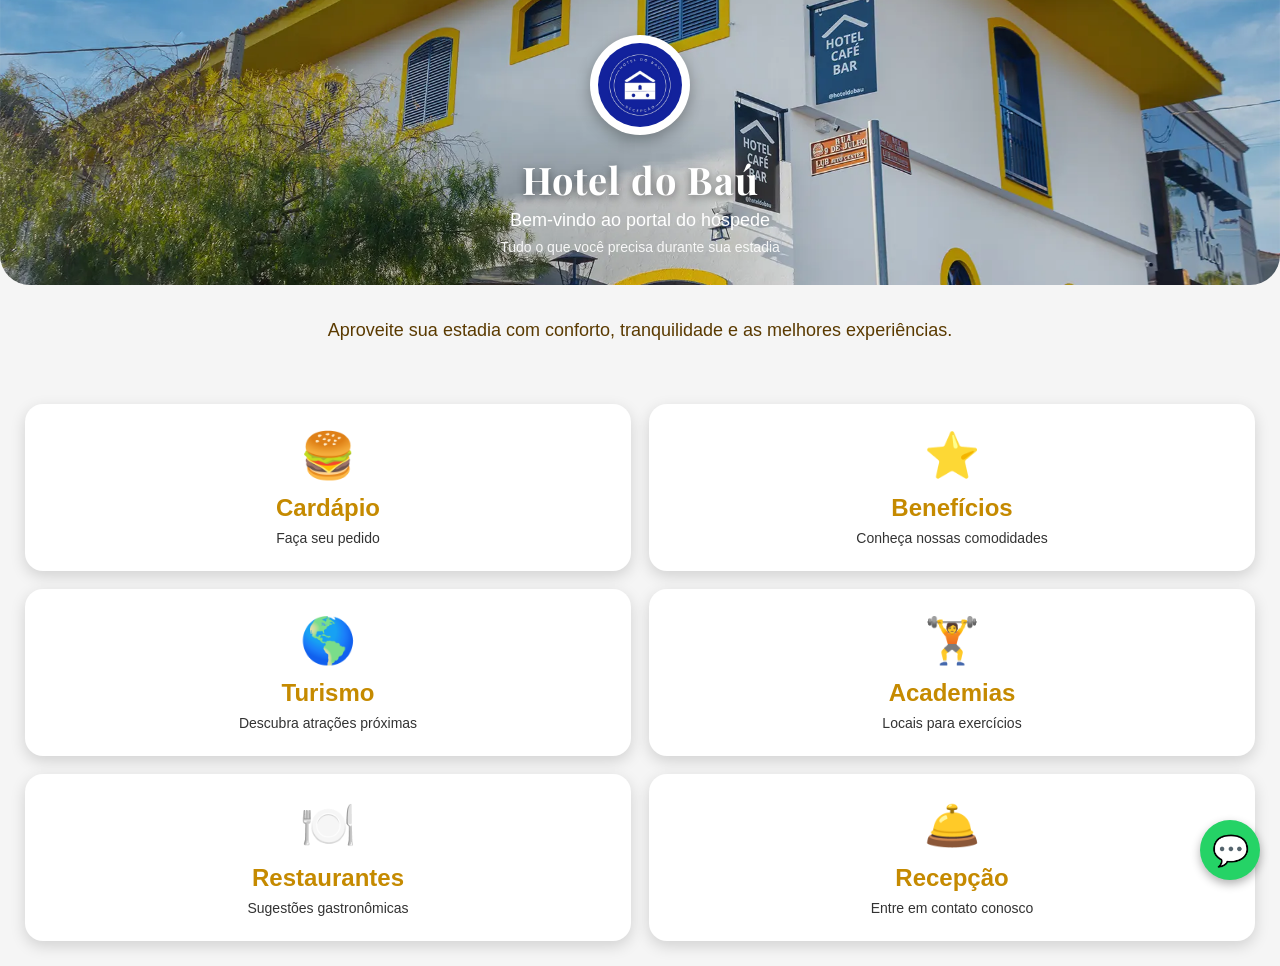
<file: index.html>
<!DOCTYPE html>
<html lang="pt-BR">

<head>

    <meta charset="UTF-8">

    <meta name="viewport" content="width=device-width, initial-scale=1.0">

    <title>Hotel do Baú</title>



    <link rel="preconnect" href="https://fonts.googleapis.com">

    <link rel="preconnect" href="https://fonts.gstatic.com" crossorigin>

    <link href="https://fonts.googleapis.com/css2?family=Playfair+Display:wght@600;700&family=Poppins:wght@300;400;500&display=swap" rel="stylesheet">



    <link rel="stylesheet" href="css/style.css">

</head>


<body>


<header class="inicio">

    <img src="img/logo.jpg" alt="Hotel do Baú">

    <h1>
        Hotel do Baú
    </h1>

    <p>
        Bem-vindo ao portal do hóspede
    </p>

    <span>
        Tudo o que você precisa durante sua estadia
    </span>

</header>


<section class="destaque">

    <p>
        Aproveite sua estadia com conforto, tranquilidade
        e as melhores experiências.
    </p>

</section>


<main class="menu">


    <a href="cardapio.html" class="opcao">

    🍔
    <h2>Cardápio</h2>

    <p>
        Faça seu pedido
    </p>

</a>



    <a href="beneficios.html" class="opcao">

        ⭐

        <h2>
            Benefícios
        </h2>

        <p>
            Conheça nossas comodidades
        </p>

    </a>



    <a href="turismo.html" class="opcao">

        🌎

        <h2>
            Turismo
        </h2>

        <p>
            Descubra atrações próximas
        </p>

    </a>



    <a href="academias.html" class="opcao">

        🏋️

        <h2>
            Academias
        </h2>

        <p>
            Locais para exercícios
        </p>

    </a>



    <a href="restaurantes.html" class="opcao">

        🍽️

        <h2>
            Restaurantes
        </h2>

        <p>
            Sugestões gastronômicas
        </p>

    </a>



    <a href="recepcao.html" class="opcao">

        🛎️

        <h2>
            Recepção
        </h2>

        <p>
            Entre em contato conosco
        </p>

    </a>



</main>



<script src="js/script.js"></script>
<script src="js/whatsapp.js"></script>


</body>

</html>
</file>
<file: css/style.css>
* {

    box-sizing: border-box;

}


body {

    margin: 0;
    font-family: Arial, sans-serif;
    background: #f5f5f5;

}



/* CABEÇALHO */

.inicio {

    text-align: center;

    color: white;

    padding: 35px 20px 30px;

    background-image: url("../img/vista-hotel.webp");

    background-size: cover;

    background-position: center;

    border-radius: 0 0 30px 30px;

}


.inicio img {

    width: 100px;
    height: 100px;

    object-fit: contain;

    border-radius: 50%;

    background: white;

    padding: 8px;

    box-shadow: 0 5px 15px rgba(0,0,0,.3);

}


.inicio h1 {

    margin: 15px 0 5px;

    font-family: 'Playfair Display', serif;

    font-size: 38px;

    font-weight: 700;

    letter-spacing: 1px;

    text-shadow: 0 3px 8px rgba(0,0,0,.45);

}

.inicio p {

    margin: 5px 0;
    font-size: 18px;

}


.inicio span {

    display: block;
    font-size: 14px;
    opacity: 0.9;
    margin-top: 8px;

}



/* MENU */

.menu {

    padding: 25px;

    display: grid;

    grid-template-columns: repeat(2, 1fr);

    gap: 18px;

}


/* BOTÕES */

.opcao {

    background: white;

    text-decoration: none;

    color: #333;

    text-align: center;

    padding: 25px 15px;

    border-radius: 18px;

    box-shadow:
    0 5px 15px rgba(0,0,0,.15);

    transition: .3s;

}

.opcao:hover {

    transform: translateY(-5px);

}


.opcao:first-letter {

    font-size: 45px;

}


.opcao h2 {

    margin: 12px 0 8px;

    color: #C58A00;

}


.opcao p {

    font-size: 14px;

    margin: 0;

}
.destaque {

    text-align: center;
    padding: 20px;

}


.destaque img {

    width: 100%;
    max-width: 700px;
    height: 300px;
    object-fit: cover;
    border-radius: 20px;

}


.destaque p {

    font-size: 18px;
    color: #5A3A00;
    margin-top: 15px;

}
.whatsapp-fixo {

    position: fixed;
    right: 20px;
    bottom: 20px;

    width: 60px;
    height: 60px;

    background: #25D366;
    color: white;

    border-radius: 50%;

    display: flex;
    align-items: center;
    justify-content: center;

    font-size: 30px;

    text-decoration: none;

    box-shadow: 0 4px 10px rgba(0,0,0,0.3);

    z-index: 999;

}
#lista-produtos {
    padding-bottom: 220px;
}
.carrinho {
    position: fixed;
    bottom: 0;
    left: 0;
    width: 100%;
    background: white;
    box-shadow: 0 -4px 12px rgba(0,0,0,0.15);
    z-index: 1000;

    transition: transform 0.35s ease;
}

.carrinho-escondido {
    transform: translateY(100%);
}
</file>
